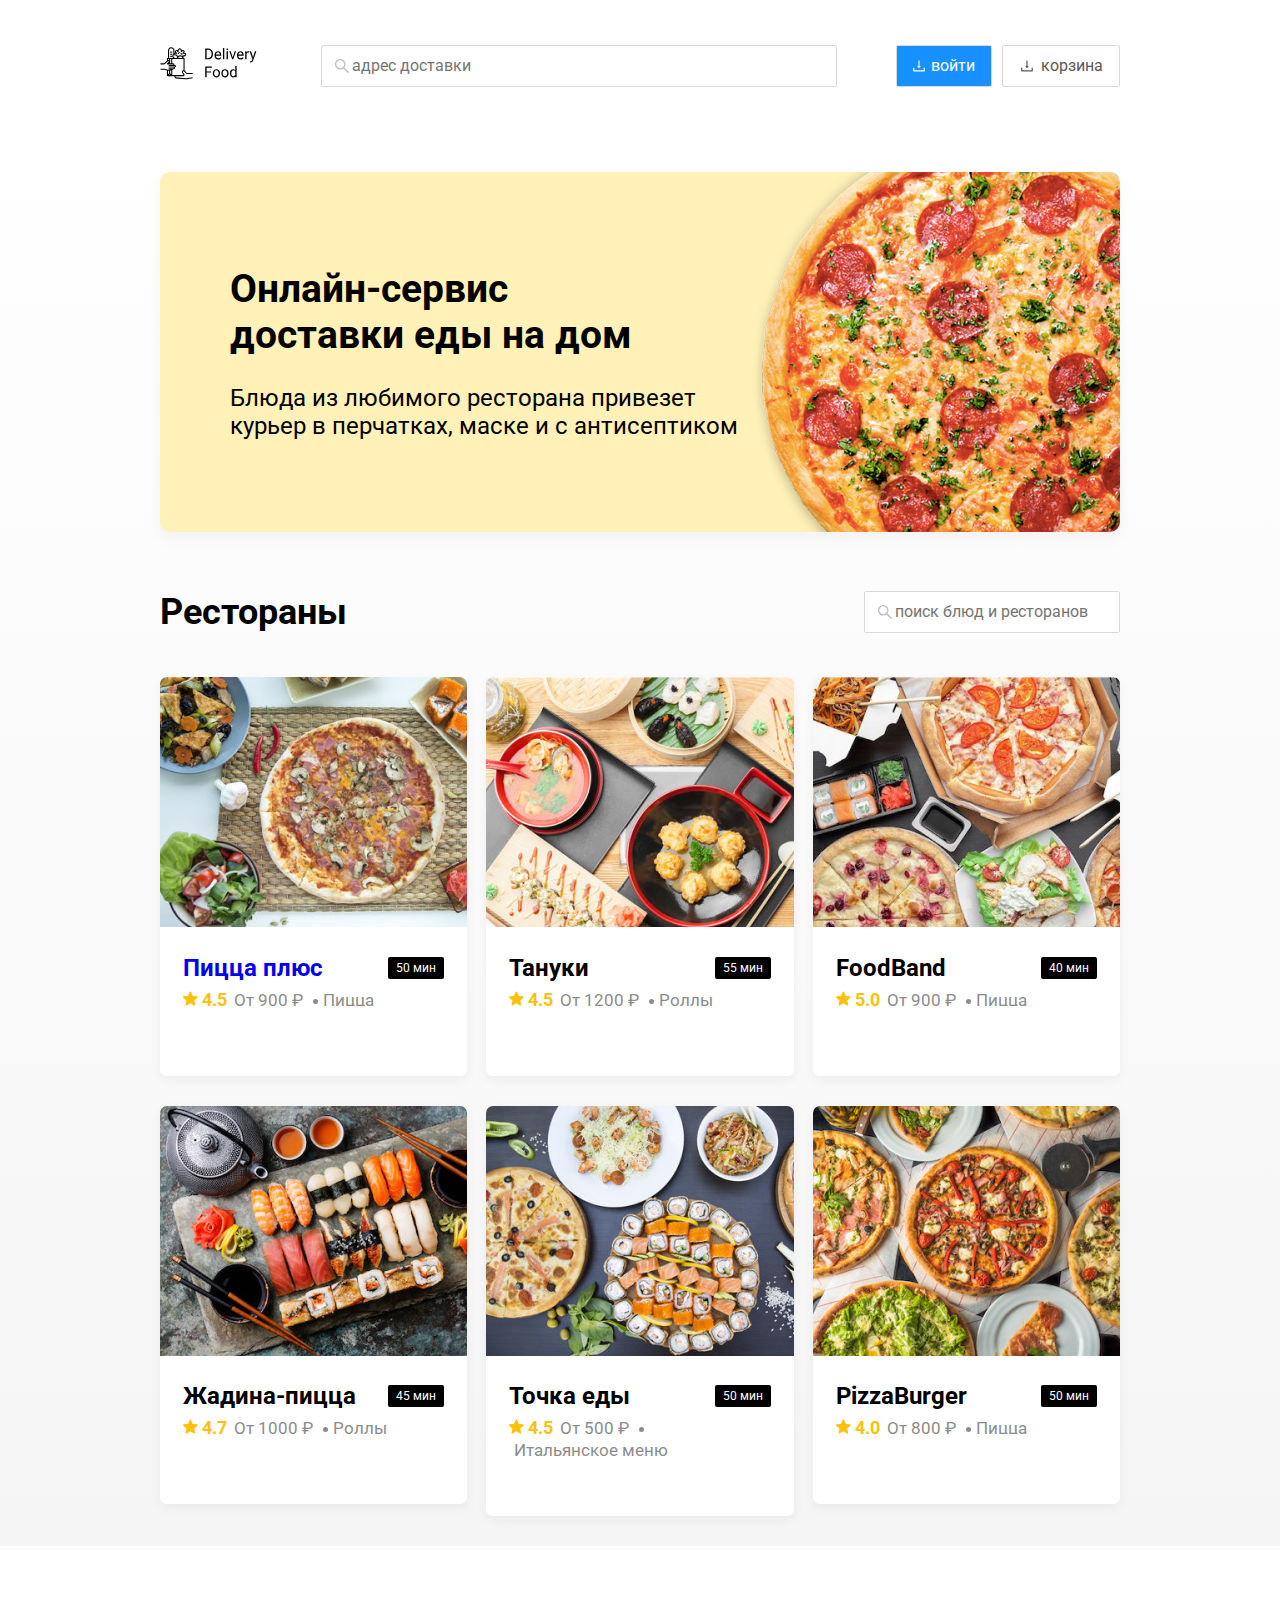
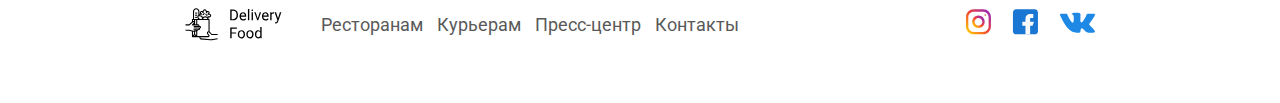
<file: index.html>
<!DOCTYPE html>
<html lang="en">
  <head>
    <meta charset="UTF-8" />
    <meta name="viewport" content="width=device-width, initial-scale=1.0" />
    <title>Delivery Food-доставка еды на дом</title>
    <link
      href="https://fonts.googleapis.com/css?family=Roboto:400,700&display=swap&subset=cyrillic"
      rel="stylesheet"
    />
    <link rel="stylesheet" href="css\normalize.css" />
    <link rel="stylesheet" href="./css/style.css" />
  </head>
  <body>
    <div class="container">
      <header class="header">
        <!-- шапка сайта -->
        <!--логотип  -->
        <a href="index.html"
          ><img src="img\logo.svg" alt="logo" class="logo"
        /></a>
        <!-- поле поиска -->
        <input
          type="text"
          class="input search-input"
          placeholder="адрес доставки"
        />
        <div class="buttons">
          <button class="button button-primry">
            <img src="/img/user1.svg" alt="" class="button-img" />
            <span class="button-txt">войти</span>
          </button>
          <button class="button">
            <img src="/img/user.svg" alt="" class="button-img" />
            <span class="button-txt">корзина</span>
          </button>
        </div>
      </header>
    </div>
    <main class="main">
      <div class="container">
        <section class="prommo">
          <h1 class="promo-title">Онлайн-сервис <br />доставки еды на дом</h1>
          <p class="promo-text">
            Блюда из любимого ресторана привезет курьер в перчатках, маске и с
            антисептиком
          </p>
        </section>
        <section class="restarnts">
          <div class="section-heading">
            <h2 class="section-title">Рестораны</h2>
            <input
              type="text"
              class="input input-pl"
              placeholder="поиск блюд и ресторанов"
            />
          </div>

          <div class="cards">
            <a href="restarant.html" class="card">
              <img src="./img/image.png" alt="" class="card-img" />
              <div class="card-txt">
                <div class="card-heading">
                  <h3 class="card-title">Пицца плюс</h3>
                  <span class="card-teg teg">50 мин</span>
                </div>

                <div class="card-info">
                  <div class="rating">
                    <img src="./img/reting.svg" alt="" class="rating-stars" />
                    4.5
                  </div>
                  <div class="price">От 900 ₽</div>
                  <div class="category">Пицца</div>
                </div>
                <!-- ретинг, цена -->
              </div>
            </a>
            <!-- 1 одна карточка ресторана -->
            <div class="card">
              <img src="./img/tanuki.png" alt="" class="card-img" />
              <div class="card-txt">
                <div class="card-heading">
                  <h3 class="card-title">Тануки</h3>
                  <span class="card-teg teg">55 мин</span>
                </div>

                <div class="card-info">
                  <div class="rating">
                    <img src="./img/reting.svg" alt="" class="rating-stars" />
                    4.5
                  </div>
                  <div class="price">От 1200 ₽</div>
                  <div class="category">Роллы</div>
                </div>
                <!-- ретинг, цена -->
              </div>
            </div>
            <!-- 2 одна карточка ресторана -->
            <div class="card">
              <img src="./img/band.png" alt="" class="card-img" />
              <div class="card-txt">
                <div class="card-heading">
                  <h3 class="card-title">FoodBand</h3>
                  <span class="card-teg teg">40 мин</span>
                </div>

                <div class="card-info">
                  <div class="rating">
                    <img src="./img/reting.svg" alt="" class="rating-stars" />
                    5.0
                  </div>
                  <div class="price">От 900 ₽</div>
                  <div class="category">Пицца</div>
                </div>
                <!-- ретинг, цена -->
              </div>
            </div>
            <!--  3 одна карточка ресторана -->
            <div class="card">
              <img src="./img/jadina.png" alt="" class="card-img" />
              <div class="card-txt">
                <div class="card-heading">
                  <h3 class="card-title">Жадина-пицца</h3>
                  <span class="card-teg teg">45 мин</span>
                </div>

                <div class="card-info">
                  <div class="rating">
                    <img src="/img/reting.svg" alt="" class="rating-stars" />
                    4.7
                  </div>
                  <div class="price">От 1000 ₽</div>
                  <div class="category">Роллы</div>
                </div>
                <!-- ретинг, цена -->
              </div>
            </div>
            <!-- 4 одна карточка ресторана -->
            <div class="card">
              <img src="./img/point.png" alt="" class="card-img" />
              <div class="card-txt">
                <div class="card-heading">
                  <h3 class="card-title">Точка еды</h3>
                  <span class="card-teg teg">50 мин</span>
                </div>

                <div class="card-info">
                  <div class="rating">
                    <img src="./img/reting.svg" alt="" class="rating-stars" />
                    4.5
                  </div>
                  <div class="price">От 500 ₽</div>
                  <div class="category">Итальянское меню</div>
                </div>
                <!-- ретинг, цена -->
              </div>
            </div>
            <!-- 5 одна карточка ресторана -->
            <div class="card">
              <img src="./img/pizzaburger.png" alt="" class="card-img" />
              <div class="card-txt">
                <div class="card-heading">
                  <h3 class="card-title">PizzaBurger</h3>
                  <span class="card-teg teg">50 мин</span>
                </div>

                <div class="card-info">
                  <div class="rating">
                    <img src="./img/reting.svg" alt="" class="rating-stars" />
                    4.0
                  </div>
                  <div class="price">От 800 ₽</div>
                  <div class="category">Пицца</div>
                </div>
                <!-- ретинг, цена -->
              </div>
            </div>
            <!-- 6 одна карточка ресторана -->
          </div>
          <!-- 7 карточки ресторанов -->
        </section>
      </div>
    </main>
    <footer class="footer">
      <div class="footer-blook">
        <img src="./img/logo.svg" alt="" class="logo footer-logo" />
        <nav class="footer-nav">
          <a href="#" class="footr-link">Ресторанам</a>
          <a href="#" class="footr-link">Курьерам</a>
          <a href="#" class="footr-link">Пресс-центр</a>
          <a href="#" class="footr-link">Контакты</a>
        </nav>
        <div class="social-links">
          <a href="" class="social-link">
            <img src="./img/insta.svg" alt="" />
          </a>
          <a href="" class="social-link">
            <img src="./img/facebook.svg" alt=""
          /></a>
          <a href="" class="social-link"> <img src="./img/vk.svg" alt="" /></a>
        </div>
      </div>
    </footer>
  </body>
</html>
</file>
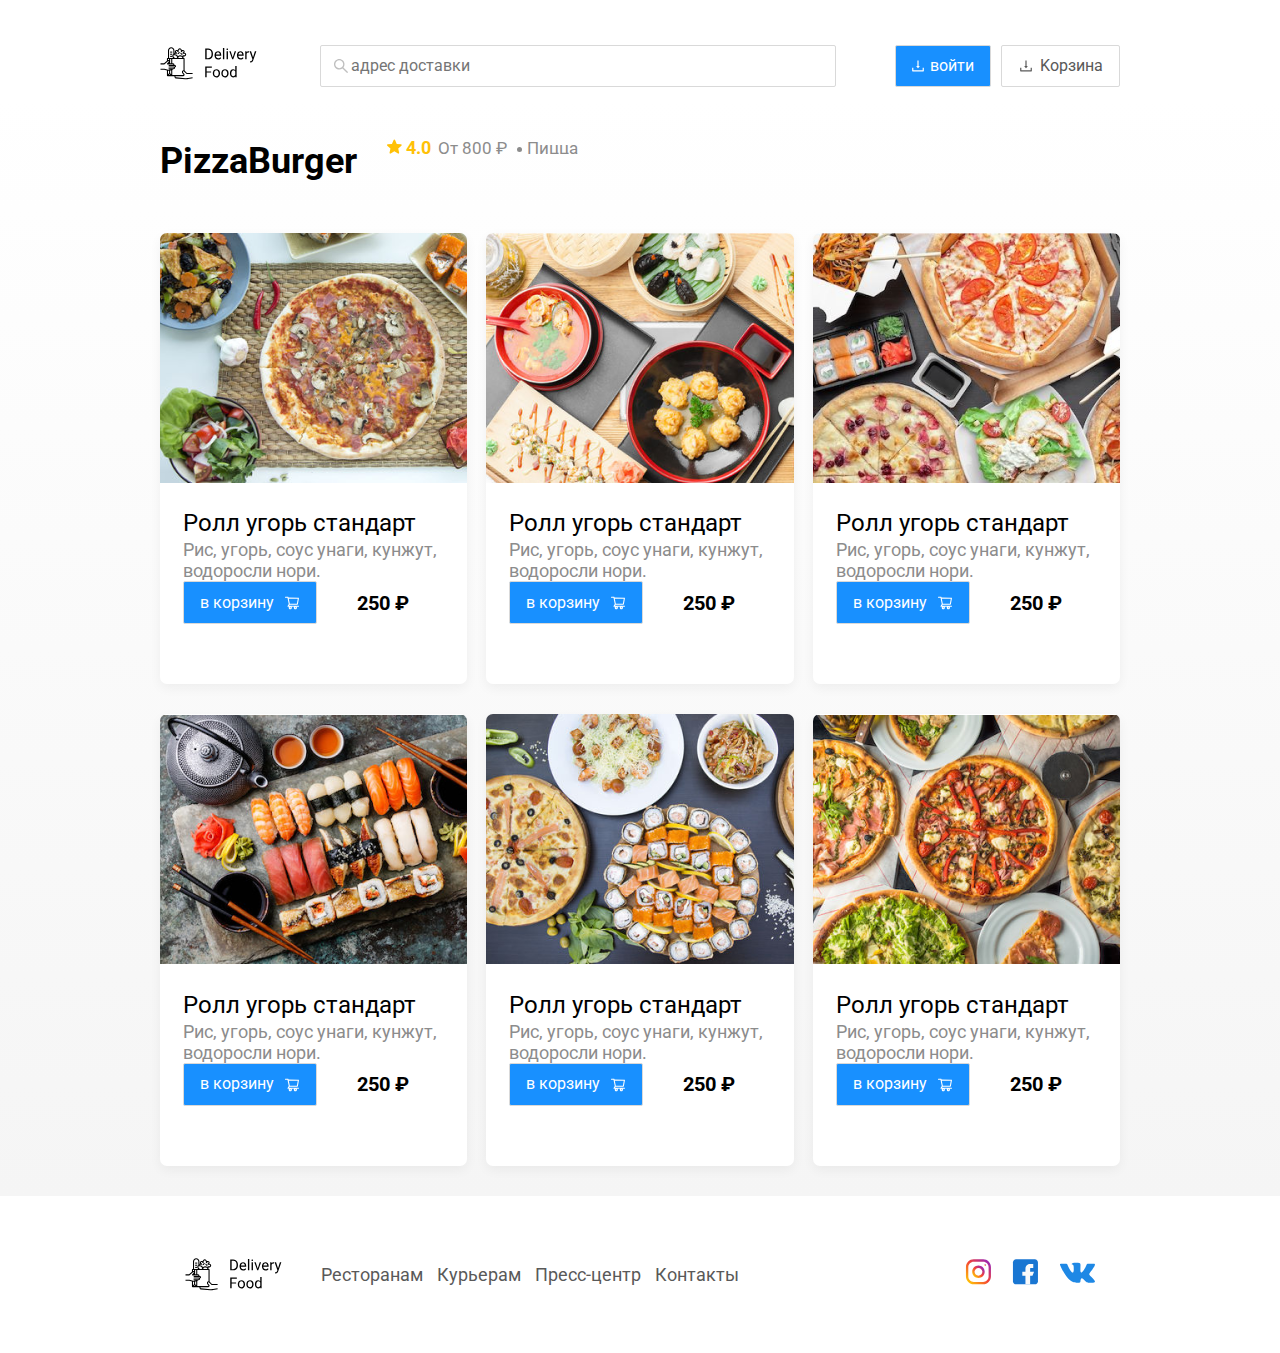
<file: restarant.html>
<!DOCTYPE html>
<html lang="en">
  <head>
    <meta charset="UTF-8" />
    <meta name="viewport" content="width=device-width, initial-scale=1.0" />
    <title>PizzaBurger-доставка еды на дом</title>
    <link
      href="https://fonts.googleapis.com/css?family=Roboto:400,700&display=swap&subset=cyrillic"
      rel="stylesheet"
    />
    <link rel="stylesheet" href="css\normalize.css" />
    <link rel="stylesheet" href="./css/style.css" />
    <link rel="stylesheet" href="css\animate.css" />
  </head>
  <body>
    <div class="container">
      <header class="header">
        <!-- шапка сайта -->
        <!--логотип анимированный  -->
        <a href="index.html" class="logo animated bounce"
          ><img src="img\logo.svg" alt="logo" />
          <!-- поле поиска --></a
        >
        <input
          type="text"
          class="input search-input"
          placeholder="адрес доставки"
        />
        <div class="buttons">
          <button class="button button-primry">
            <img src="./img/user1.svg" alt="" class="button-img" />
            <span class="button-txt">войти</span>
          </button>
          <button class="button" id="cart-button">
            <img src="./img/user.svg" alt="" class="button-img" />
            <span class="button-txt">Kорзина</span>
          </button>
        </div>
      </header>
    </div>
    <main class="main">
      <div class="container">
        <section class="restarnts">
          <div class="section-heading">
            <h2 class="section-title">PizzaBurger</h2>
            <div class="card-info">
              <div class="rating">
                <img src="./img/reting.svg" alt="" class="rating-stars" />
                4.0
              </div>
              <div class="price">От 800 ₽</div>
              <div class="category">Пицца</div>
            </div>
          </div>

          <div class="cards">
            <div class="card">
              <img src="./img/image.png" alt="" class="card-img" />
              <div class="card-txt">
                <div class="card-heading">
                  <h3 class="card-title card-title-reg">Ролл угорь стандарт</h3>
                </div>

                <div class="card-info">
                  <div class="ingredients">
                    Рис, угорь, соус унаги, кунжут, водоросли нори.
                  </div>
                  <div class="card-button">
                    <button class="button button-primry">
                      <span class="button-card-text">в корзину</span>
                      <img
                        src="./img/korzina.svg"
                        alt=""
                        class="card-button-img"
                      />
                    </button>
                    <strong class="card-price-bold">250 ₽</strong>
                  </div>
                </div>
                <!-- ретинг, цена -->
              </div>
            </div>
            <!-- 1 одна карточка ресторана -->
            <div class="card">
              <img src="./img/tanuki.png" alt="" class="card-img" />
              <div class="card-txt">
                <div class="card-heading">
                  <h3 class="card-title card-title-reg">Ролл угорь стандарт</h3>
                </div>

                <div class="card-info">
                  <div class="ingredients">
                    Рис, угорь, соус унаги, кунжут, водоросли нори.
                  </div>
                  <div class="card-button">
                    <button class="button button-primry">
                      <span class="button-card-text">в корзину</span>
                      <img
                        src="./img/korzina.svg"
                        alt=""
                        class="card-button-img"
                      />
                    </button>
                    <strong class="card-price-bold">250 ₽</strong>
                  </div>
                </div>
                <!-- ретинг, цена -->
              </div>
            </div>
            <!-- 2 одна карточка ресторана -->
            <div class="card">
              <img src="./img/band.png" alt="" class="card-img" />
              <div class="card-txt">
                <div class="card-heading">
                  <h3 class="card-title card-title-reg">Ролл угорь стандарт</h3>
                </div>

                <div class="card-info">
                  <div class="ingredients">
                    Рис, угорь, соус унаги, кунжут, водоросли нори.
                  </div>
                  <div class="card-button">
                    <button class="button button-primry">
                      <span class="button-card-text">в корзину</span>
                      <img
                        src="./img/korzina.svg"
                        alt=""
                        class="card-button-img"
                      />
                    </button>
                    <strong class="card-price-bold">250 ₽</strong>
                  </div>
                </div>
                <!-- ретинг, цена -->
              </div>
            </div>
            <!--  3 одна карточка ресторана -->
            <div class="card">
              <img src="./img/jadina.png" alt="" class="card-img" />
              <div class="card-txt">
                <div class="card-heading">
                  <h3 class="card-title card-title-reg">Ролл угорь стандарт</h3>
                </div>

                <div class="card-info">
                  <div class="ingredients">
                    Рис, угорь, соус унаги, кунжут, водоросли нори.
                  </div>
                  <div class="card-button">
                    <button class="button button-primry">
                      <span class="button-card-text">в корзину</span>
                      <img
                        src="./img/korzina.svg"
                        alt=""
                        class="card-button-img"
                      />
                    </button>
                    <strong class="card-price-bold">250 ₽</strong>
                  </div>
                </div>
                <!-- ретинг, цена -->
              </div>
            </div>
            <!-- 4 одна карточка ресторана -->
            <div class="card">
              <img src="./img/point.png" alt="" class="card-img" />
              <div class="card-txt">
                <div class="card-heading">
                  <h3 class="card-title card-title-reg">Ролл угорь стандарт</h3>
                </div>

                <div class="card-info">
                  <div class="ingredients">
                    Рис, угорь, соус унаги, кунжут, водоросли нори.
                  </div>
                  <div class="card-button">
                    <button class="button button-primry">
                      <span class="button-card-text">в корзину</span>
                      <img
                        src="./img/korzina.svg"
                        alt=""
                        class="card-button-img"
                      />
                    </button>
                    <strong class="card-price-bold">250 ₽</strong>
                  </div>
                </div>
                <!-- ретинг, цена -->
              </div>
            </div>
            <!-- 5 одна карточка ресторана -->
            <div class="card">
              <img src="./img/pizzaburger.png" alt="" class="card-img" />
              <div class="card-txt">
                <div class="card-heading">
                  <h3 class="card-title card-title-reg">Ролл угорь стандарт</h3>
                </div>

                <div class="card-info">
                  <div class="ingredients">
                    Рис, угорь, соус унаги, кунжут, водоросли нори.
                  </div>
                  <div class="card-button">
                    <button class="button button-primry">
                      <span class="button-card-text">в корзину</span>
                      <img
                        src="./img/korzina.svg"
                        alt=""
                        class="card-button-img"
                      />
                    </button>
                    <strong class="card-price-bold">250 ₽</strong>
                  </div>
                </div>
                <!-- ретинг, цена -->
              </div>
            </div>
            <!-- 6 одна карточка ресторана -->
          </div>
          <!--сделані все карточки ресторанов -->
        </section>
      </div>
    </main>
    <footer class="footer">
      <div class="footer-blook">
        <img src="./img/logo.svg" alt="" class="logo footer-logo" />
        <nav class="footer-nav">
          <a href="#" class="footr-link">Ресторанам</a>
          <a href="#" class="footr-link">Курьерам</a>
          <a href="#" class="footr-link">Пресс-центр</a>
          <a href="#" class="footr-link">Контакты</a>
        </nav>
        <div class="social-links">
          <a href="" class="social-link">
            <img src="./img/insta.svg" alt="" />
          </a>
          <a href="" class="social-link">
            <img src="./img/facebook.svg" alt=""
          /></a>
          <a href="" class="social-link"> <img src="./img/vk.svg" alt="" /></a>
        </div>
      </div>
    </footer>
    <div class="modal">
      <div class="modal-dialog">
        <div class="modal-hader">
          <h3 class="modal-title">Корзина</h3>
          <button class="close">&times;</button>
        </div>
        <div class="modal-body">
          <div class="food-row">
            <span class="food-name">Ролл угорь стандарт</span>
            <strong class="food-price">250 ₽</strong>
            <div class="food-canter">
              <button class="canter-button">-</button>
              <span class="canter">1</span>
              <button class="canter-button">+</button>
            </div>
          </div>
          <div class="food-row">
            <span class="food-name">Ролл угорь стандарт</span>
            <strong class="food-price">250 ₽</strong>
            <div class="food-canter">
              <button class="canter-button">-</button>
              <span class="canter">1</span>
              <button class="canter-button">+</button>
            </div>
          </div>
          <div class="food-row">
            <span class="food-name">Ролл угорь стандарт</span>
            <strong class="food-price">250 ₽</strong>
            <div class="food-canter">
              <button class="canter-button">-</button>
              <span class="canter">1</span>
              <button class="canter-button">+</button>
            </div>
          </div>
          <div class="food-row">
            <span class="food-name">Ролл угорь стандарт</span>
            <strong class="food-price">250 ₽</strong>
            <div class="food-canter">
              <button class="canter-button">-</button>
              <span class="canter">1</span>
              <button class="canter-button">+</button>
            </div>
          </div>
        </div>
        <div class="modal-footer">
          <span class="modal-pricteg">250 ₽</span>
          <div class="footer-buttons">
            <button class="button button-primry">оформить заказ</button>
            <button class="button">Отмена</button>
          </div>
        </div>
        <!-- подвал модальноо окна -->
      </div>
    </div>
    <script src="js/main.js"></script>
  </body>
</html>
</file>
<file: css/style.css>
* {
  /* чтоы правильно высчитываась высота и ширина всех элементов */
  box-sizing: border-box;
}
body {
  font-family: "Roboto", sans-serif;
}
.main {
  background: linear-gradient(
    180deg,
    rgba(245, 245, 245, 0) 1.04%,
    #f5f5f5 100%
  );
}
.container {
  max-width: 1200px;
  margin: auto;
  padding-top: 45px;
}
.header {
  display: flex;
  align-items: center;
  justify-content: space-between;
}
.input {
  background: #ffffff;
  border: 1px solid #d9d9d9;
  border-radius: 2px;
  font-size: 16px;
  line-height: 24px;
  background-image: url(../img/search.svg);
  background-repeat: no-repeat;
  background-position: left 11px center;
  padding: 8px;
  padding-left: 30px;
}
.search-input {
  flex: 0.8;
}

.input-pl {
  width: 256px;
  margin-left: auto;
}

.buttons {
  display: flex;
  align-items: center;
}
.button {
  display: flex;
  align-items: center;
  padding: 8px 16px;
  background: #ffffff;
  border: 1px solid #d9d9d9;
  box-sizing: border-box;
  box-shadow: 0px 0px 2px rgba(0, 0, 0, 0.0015);
  border-radius: 2px;
  color: #595959;
  font-size: 16px;
  line-height: 24px;
}
.button-primry {
  background: #1890ff;
  border: 1px solid #d9d9d9;
  border-radius: 2px;
  color: #ffffff;
  margin-right: 10px;
}
.button-img {
  margin-right: 6px;
  vertical-align: middle;
}
.button-txt {
  vertical-align: middle;
}
.button-card-text {
  margin-right: 10px;
}
.prommo {
  box-shadow: 0px 7px 12px rgba(158, 158, 163, 0.1);
  background: #fff1b8 url(..//img/promo-img.png) no-repeat top -125px right -210px/700px;
  border-radius: 10px;
  padding: 68px 70px;
  margin-top: 40px;
  margin-bottom: 59px;
}
.promo-text {
  max-width: 538px;
  font-style: normal;
  font-weight: normal;
  font-size: 24px;
  line-height: 28px;
}
.promo-title {
  font-style: normal;
  font-weight: bold;
  font-size: 39px;
  line-height: 46px;
  color: #000000;
}
.section-heading {
  display: flex;
  align-items: center;

  margin-bottom: 44px;
}
.section-title {
  font-style: normal;
  font-weight: bold;
  font-size: 36px;
  line-height: 42px;
  color: #000000;
  margin: 0px;
  margin-right: 30px;
}
.cards {
  display: flex;
  flex-wrap: wrap;
  align-items: flex-start;
  justify-content: space-between;
  /* расстояние между карточками */
}
.card {
  background: #ffffff;
  box-shadow: 0px 4px 12px rgba(0, 0, 0, 0.05);
  border-radius: 7px;
  overflow: hidden;
  margin-bottom: 30px;
  flex-basis: 32%;
  text-decoration: none;
}
.card-img {
  width: 384px;
  height: 250px;
  object-fit: cover; /* картинка сама обрезается под уууказанный размер*/
}
.card-txt {
  padding-top: 20px;
  padding-bottom: 35px;
  padding-left: 23px;
  padding-right: 23px;
}
.card-heading {
  display: flex;
  align-items: center;
  justify-content: space-between;
}

.card-title {
  font-style: normal;
  font-weight: bold;
  font-size: 24px;
  line-height: 32px;
  margin: 0px;
}
.card-title-reg {
  font-style: normal;
  font-weight: 400;
}
.card-teg {
  font-style: normal;
  font-weight: normal;
  font-size: 12px;
  line-height: 20px;
  color: #ffffff;
  border-radius: 2px;
  background-color: black;
  padding: 1px 8px;
}
.card-info {
  display: flex;
  align-items: center;
  flex-wrap: wrap;
  margin-bottom: 25px;
}
.card-price-bold {
  font-weight: bold;
  font-size: 20px;
  line-height: 32px;
  margin-left: 30px;
}
.card-button {
  display: flex;

  align-items: center;
}
.rating {
  margin-right: 26px;
  color: #ffc107;
  font-style: normal;
  font-weight: bold;
  font-size: 18px;
  line-height: 32px;
}
.price,
.category {
  color: #8c8c8c;
  font-size: 18px;
  line-height: 32px;
}

.price:after {
  content: "";
  background-color: #8c8c8c;
  width: 5px;
  height: 5px;
  display: inline-block;
  vertical-align: middle;
  border-radius: 50%;
  margin-left: 10px;
}
.category {
  margin-left: 10px;
  text-overflow: ellipsis;
  overflow: hidden;
  white-space: nowrap;
  max-width: 170px;
}
.ingredients {
  color: #8c8c8c;
  font-size: 18px;
  line-height: 21px;
}
.button-card-text {
  margin-right: 10px;
}
.footer {
  padding: 60px 185px;
}
.footer-blook {
  display: flex;
  align-items: center;
  justify-content: space-between;
}
.footer-nav {
  margin-left: 35px;
  margin-right: auto;
}
.footr-link {
  display: inline-block;
  font-style: normal;
  font-weight: normal;
  font-size: 18px;
  line-height: 21px;
  color: #595959;
  text-decoration: none;
}
.footr-link:not(:last-child) {
  margin-right: 10px;
}
.social-links {
  display: flex;
  align-items: center;
}
.social-link:not(:last-child) {
  margin-right: 21px;
}
.modal {
  position: fixed;
  left: 0;
  top: 0;
  width: 100%;
  height: 100%;
  background: rgba(0, 0, 0, 0.4);
  display: none;
}
.is-open {
  display: flex;
}
.modal-dialog {
  max-width: 780px;
  width: 95%;

  padding: 40px 45px;

  background: #ffffff;
  border-radius: 5px;
  margin: auto;
}
.modal-hader {
  display: flex;
  align-items: center;
  justify-content: space-between;
  margin-bottom: 45px;
}
.modal-title {
  font-style: normal;
  font-weight: bold;
  font-size: 36px;
  line-height: 42px;
  margin: 0;
}
.close {
  font-size: 36px;
  border: none;
  background-color: transparent;
}
.food-row {
  display: flex;
  align-items: flex-start;
  justify-content: space-between;
  padding-bottom: 8px;
  border-bottom: 1px solid #d9d9d9;
  margin-bottom: 15px;
}
.food-price {
  margin-left: auto;
  margin-right: 47px;
  font-weight: bold;
  font-size: 20px;
  line-height: 32px;
}
.food-name {
  font-weight: normal;
  font-size: 18px;
  line-height: 32px;
}
.food-canter {
  display: flex;
  align-items: center;
}
.canter-button {
  background: #ffffff;
  width: 39px;
  height: 32px;
  border: 1px solid #40a9ff;
  box-sizing: border-box;
  border-radius: 2px;
  font-size: 14px;
  line-height: 22px;
  text-align: center;
  color: #40a9ff;
}
.canter {
  font-size: 16px;
  line-height: 24px;
  margin-left: 10px;
  margin-right: 10px;
}
.modal-footer {
  display: flex;
  align-items: center;
  justify-content: space-between;
  margin-top: 52px;
}
.footer-buttons {
  display: flex;
  align-items: center;
}
.modal-pricteg {
  background: #262626;
  border-radius: 5px;
  color: #ffffff;
  padding: 15px 20px;
}
@media (max-width: 1366px) {
  .container {
    max-width: 960px;
  }
  .prommo {
    background-size: 550px;
    background-position: center right -155px;
  }
  .rating {
    margin-right: 2px;
  }
  .category,
  .price {
    font-size: 13pt;
    margin-left: 5px;
    line-height: 12px;
  }
}

@media (max-width: 992px) {
  .container {
    max-width: 750px;
  }

  .prommo {
    background-size: 450px;
    background-position: bottom -50px right -145px;
    padding: 50px;
  }
  .promo-text {
    font-size: 22px;
    line-height: 26px;
    max-width: 400px;
  }
  .promo-title {
    font-size: 36px;
    line-height: 42px;
  }
  .card {
    flex-basis: 49%;
  }
  .footer {
    padding: 60px 30px;
    font-size: 16px;
  }
}
@media (max-width: 768px) {
  .container {
    min-width: 500px;
  }
  .card-info {
    flex-wrap: wrap;
  }
  .rating {
    flex-basis: 100%;
  }
  .card-title {
    font-size: 18px;
  }
  .prommo {
    background-size: 400px;
    background-position: center right -175px;
    padding: 50px;
  }
  .promo-title {
    font-size: 26px;
    line-height: 1.4;
  }
}
@media (max-width: 578px) {
  .container {
    width: 90%;
  }
  .header {
    flex-wrap: wrap;
  }
  .search-input {
    order: 5;
    margin-top: 15px;
    flex: 1;
  }
  .prommo {
    background-image: none;
  }
  .section-title {
    font-size: 20px;
  }
  .card {
    flex-basis: 100%;
  }
  .card-img {
    width: 100%;
  }
  .footer-nav {
    order: 0;
    margin: 0px;
  }
  .footer-logo {
    order: 1;
    margin-right: 25px;
  }
  .social-links {
    order: 2;
  }
  .footer-blook {
    align-items: flex-start;
  }
}
/* не работет адаптпция 480px */
@media (max-width: 480px) {
  .footer-blook {
    flex-wrap: wrap;
    flex-direction: column;
    align-items: center;
  }
  .footer-logo {
    order: 0;
    margin-bottom: 10px;
  }
  .footer {
    padding-right: 0px;
    padding-top: 10px;
  }
  .footer-nav {
    flex-wrap: wrap;
    flex-direction: column;
    align-items: center;
    margin: 0px;
  }
}
</file>
